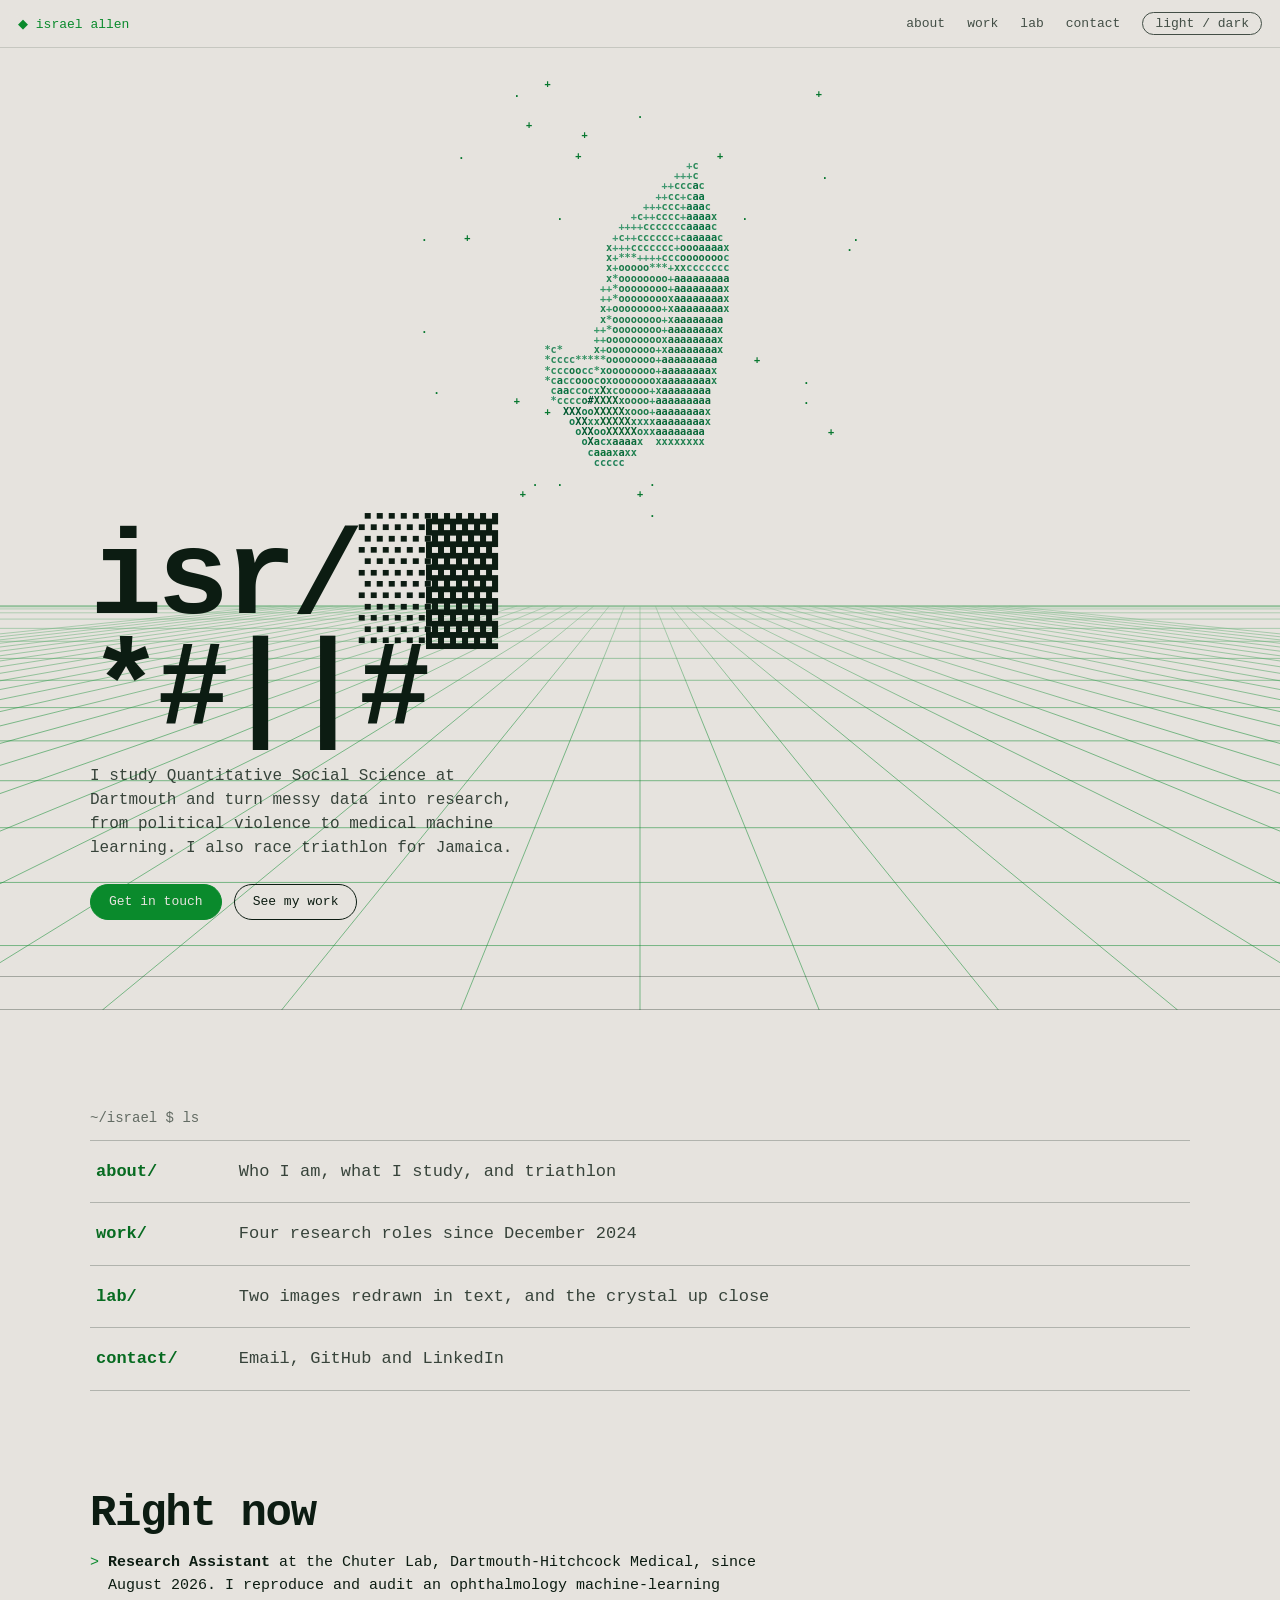
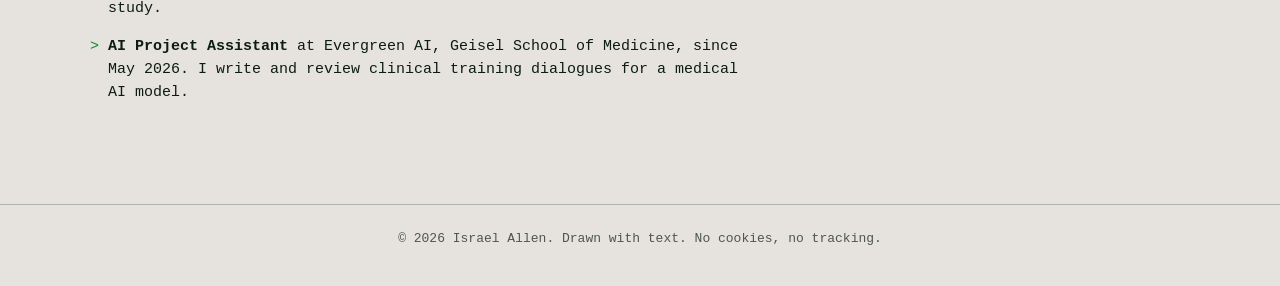
<file: index.html>
<!DOCTYPE html>
<html lang="en">
<head>
<meta charset="utf-8">
<meta name="robots" content="noindex, nofollow">
<meta name="viewport" content="width=device-width, initial-scale=1, viewport-fit=cover">
<meta http-equiv="Content-Security-Policy" content="default-src 'self'; img-src 'self' data:; style-src 'self'; script-src 'self'; connect-src 'none'; object-src 'none'; base-uri 'self'; form-action 'none'">
<title>Israel Allen</title>
<meta name="description" content="Israel Allen is a Dartmouth student in Quantitative Social Science working on large-scale data, political violence research and medical machine learning. Jamaican national triathlon champion.">
<link rel="canonical" href="https://v2.lukeanthony.co/">
<meta property="og:type" content="website">
<meta property="og:title" content="Israel Allen">
<meta property="og:description" content="Israel Allen is a Dartmouth student in Quantitative Social Science working on large-scale data, political violence research and medical machine learning. Jamaican national triathlon champion.">
<meta property="og:url" content="https://v2.lukeanthony.co/">
<meta name="twitter:card" content="summary">
<meta name="theme-color" content="#e6e3de" media="(prefers-color-scheme: light)">
<meta name="theme-color" content="#020c06" media="(prefers-color-scheme: dark)">
<link rel="icon" href="assets/img/favicon.svg" type="image/svg+xml">
<link rel="stylesheet" href="assets/css/site.css">
<script src="assets/js/theme-boot.js"></script>
</head>
<body>
<a class="skip" href="#main">Skip to content</a>

<div class="bar">
  <a class="brand" href="index.html">◆ israel allen</a>
  <nav aria-label="Pages">
    <a href="about.html">about</a>
    <a href="work.html">work</a>
    <a href="lab.html">lab</a>
    <a href="contact.html">contact</a>
  </nav>
  <button class="theme" id="theme" type="button" aria-label="Switch light or dark theme">light / dark</button>
</div>

<main id="main">
<header class="hero">
  <canvas id="grid" aria-hidden="true"></canvas>
  <div class="crystalwrap"><canvas class="glyph" id="crystal" role="img" aria-label="A quartz crystal turning slowly, drawn in text characters"></canvas></div>
  <div class="titleblock">
    <h1 class="display" id="title" aria-label="Israel Allen">israel
allen</h1>
    <p class="sub">I study Quantitative Social Science at Dartmouth and turn messy data into research, from political violence to medical machine learning. I also race triathlon for Jamaica.</p>
    <div class="cta">
      <a class="btn solid" href="contact.html">Get in touch</a>
      <a class="btn" href="work.html">See my work</a>
    </div>
  </div>
  <div class="ticker" aria-hidden="true"><span>◆ data ░▒▓ python ░▒▓ r ░▒▓ aws ░▒▓ political violence ░▒▓ medical ml ░▒▓ triathlon ░▒▓ dartmouth 2028 ░▒▓ ◆ data ░▒▓ python ░▒▓ r ░▒▓ aws ░▒▓ political violence ░▒▓ medical ml ░▒▓ triathlon ░▒▓ dartmouth 2028 ░▒▓</span></div>
</header>

<section class="sec" aria-labelledby="h-pages">
  <div class="inner">
    <h2 class="sr" id="h-pages">Pages</h2>
    <p class="prompt" aria-hidden="true">~/israel $ ls</p>
    <ul class="ls">
      <li><a href="about.html"><span class="dir">about/</span><span class="what">Who I am, what I study, and triathlon</span></a></li>
      <li><a href="work.html"><span class="dir">work/</span><span class="what">Four research roles since December 2024</span></a></li>
      <li><a href="lab.html"><span class="dir">lab/</span><span class="what">Two images redrawn in text, and the crystal up close</span></a></li>
      <li><a href="contact.html"><span class="dir">contact/</span><span class="what">Email, GitHub and LinkedIn</span></a></li>
    </ul>
  </div>
</section>

<section class="sec tight" aria-labelledby="h-now">
  <div class="inner">
    <h2 id="h-now">Right now</h2>
    <ul class="nowlist">
      <li><b>Research Assistant</b> at the Chuter Lab, Dartmouth-Hitchcock Medical, since August 2026. I reproduce and audit an ophthalmology machine-learning study.</li>
      <li><b>AI Project Assistant</b> at Evergreen AI, Geisel School of Medicine, since May 2026. I write and review clinical training dialogues for a medical AI model.</li>
    </ul>
  </div>
</section>
</main>

<footer><p>© 2026 Israel Allen. Drawn with text. No cookies, no tracking.</p></footer>

<script src="assets/js/site.js" defer></script>
<script src="assets/js/glyph.js" defer></script>
<script src="assets/js/home.js" defer></script>
</body>
</html>
</file>
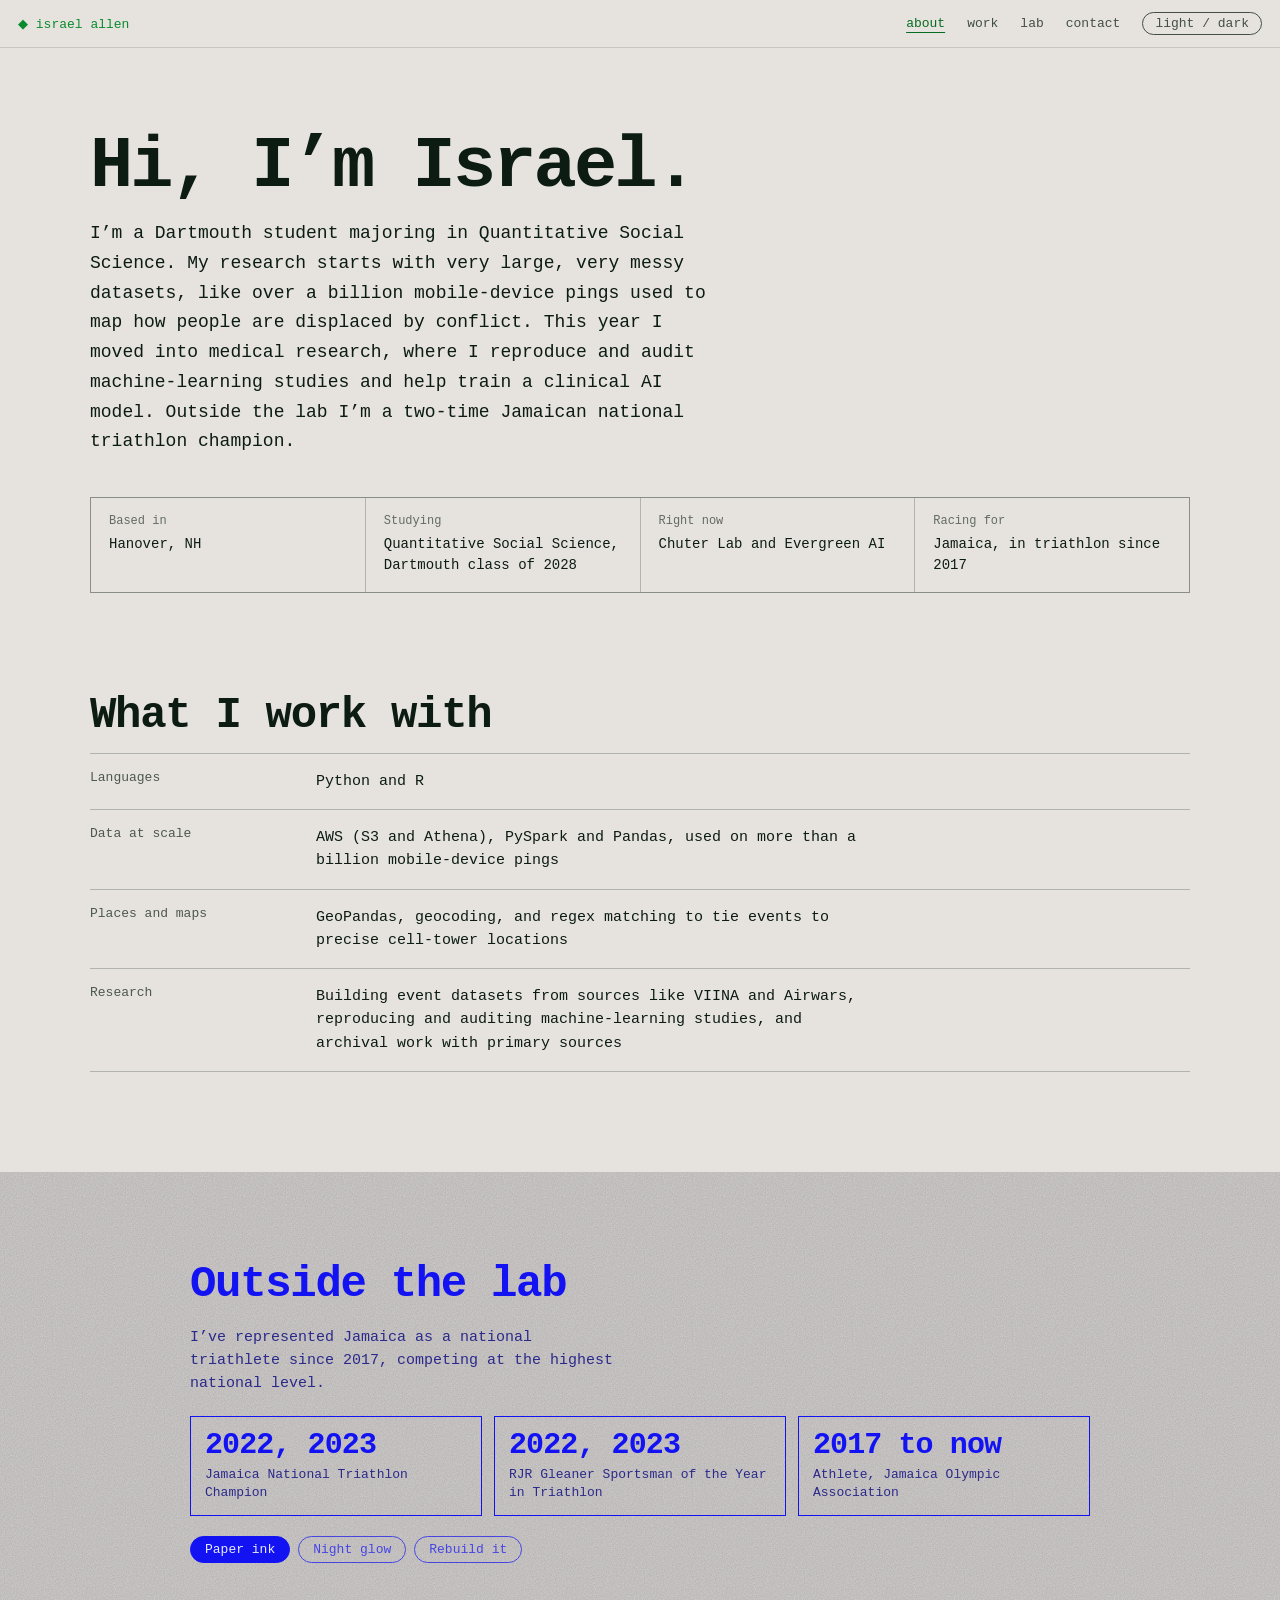
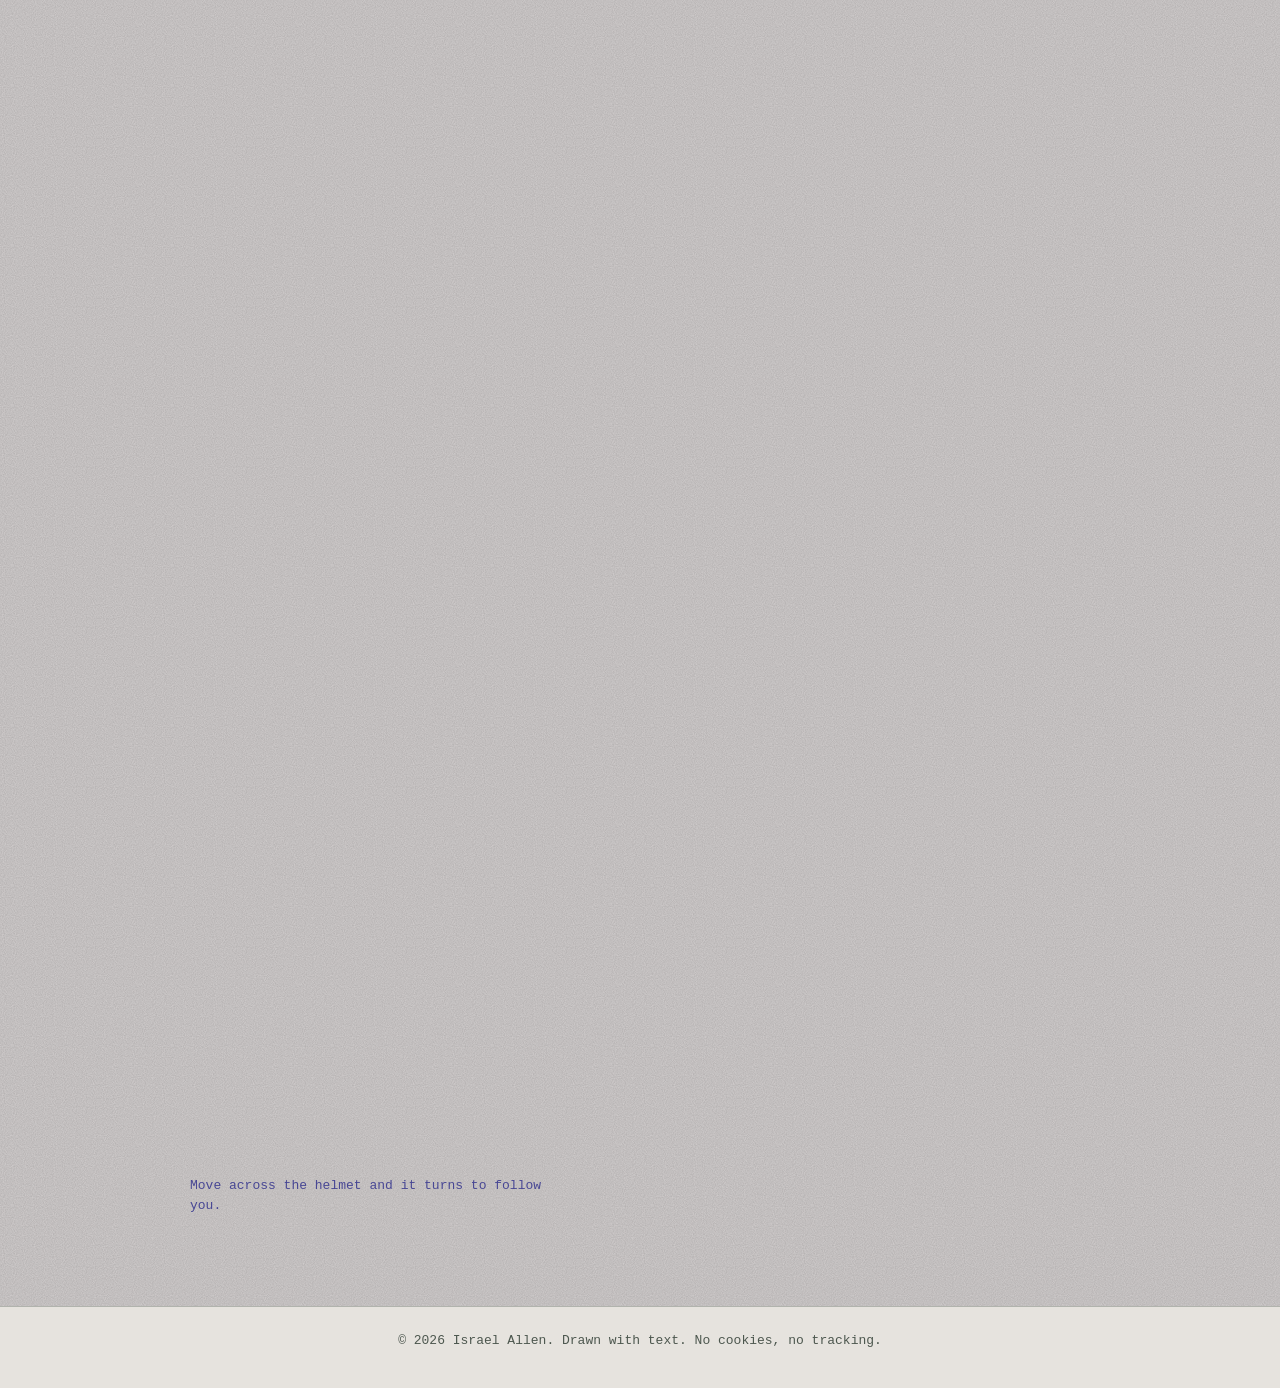
<file: about.html>
<!DOCTYPE html>
<html lang="en">
<head>
<meta charset="utf-8">
<meta name="robots" content="noindex, nofollow">
<meta name="viewport" content="width=device-width, initial-scale=1, viewport-fit=cover">
<meta http-equiv="Content-Security-Policy" content="default-src 'self'; img-src 'self' data:; style-src 'self'; script-src 'self'; connect-src 'none'; object-src 'none'; base-uri 'self'; form-action 'none'">
<title>About | Israel Allen</title>
<meta name="description" content="About Israel Allen: Quantitative Social Science at Dartmouth, the tools he works with, and racing triathlon for Jamaica.">
<link rel="canonical" href="https://v2.lukeanthony.co/about.html">
<meta property="og:type" content="website">
<meta property="og:title" content="About | Israel Allen">
<meta property="og:description" content="About Israel Allen: Quantitative Social Science at Dartmouth, the tools he works with, and racing triathlon for Jamaica.">
<meta property="og:url" content="https://v2.lukeanthony.co/about.html">
<meta name="twitter:card" content="summary">
<meta name="theme-color" content="#e6e3de" media="(prefers-color-scheme: light)">
<meta name="theme-color" content="#020c06" media="(prefers-color-scheme: dark)">
<link rel="icon" href="assets/img/favicon.svg" type="image/svg+xml">
<link rel="stylesheet" href="assets/css/site.css">
<script src="assets/js/theme-boot.js"></script>
</head>
<body>
<a class="skip" href="#main">Skip to content</a>

<div class="bar">
  <a class="brand" href="index.html">◆ israel allen</a>
  <nav aria-label="Pages">
    <a href="about.html" aria-current="page">about</a>
    <a href="work.html">work</a>
    <a href="lab.html">lab</a>
    <a href="contact.html">contact</a>
  </nav>
  <button class="theme" id="theme" type="button" aria-label="Switch light or dark theme">light / dark</button>
</div>

<main id="main">
<section class="sec first" aria-labelledby="h-about">
  <div class="inner">
    <h1 class="page-h" id="h-about">Hi, I’m Israel.</h1>
    <p class="lead">I’m a Dartmouth student majoring in Quantitative Social Science. My research starts with very large, very messy datasets, like over a billion mobile-device pings used to map how people are displaced by conflict. This year I moved into medical research, where I reproduce and audit machine-learning studies and help train a clinical AI model. Outside the lab I’m a two-time Jamaican national triathlon champion.</p>
    <div class="facts">
      <div class="fact"><small>Based in</small><span>Hanover, NH</span></div>
      <div class="fact"><small>Studying</small><span>Quantitative Social Science, Dartmouth class of 2028</span></div>
      <div class="fact"><small>Right now</small><span>Chuter Lab and Evergreen AI</span></div>
      <div class="fact"><small>Racing for</small><span>Jamaica, in triathlon since 2017</span></div>
    </div>
  </div>
</section>

<section class="sec tight" aria-labelledby="h-skills">
  <div class="inner">
    <h2 id="h-skills">What I work with</h2>
    <dl class="skills">
      <div><dt>Languages</dt><dd>Python and R</dd></div>
      <div><dt>Data at scale</dt><dd>AWS (S3 and Athena), PySpark and Pandas, used on more than a billion mobile-device pings</dd></div>
      <div><dt>Places and maps</dt><dd>GeoPandas, geocoding, and regex matching to tie events to precise cell-tower locations</dd></div>
      <div><dt>Research</dt><dd>Building event datasets from sources like VIINA and Airwars, reproducing and auditing machine-learning studies, and archival work with primary sources</dd></div>
    </dl>
  </div>
</section>

<section class="armor" id="armor" aria-labelledby="h-armor">
  <div class="inner">
    <h2 id="h-armor">Outside the lab</h2>
    <p>I’ve represented Jamaica as a national triathlete since 2017, competing at the highest national level.</p>
    <div class="stats">
      <div><b>2022, 2023</b>Jamaica National Triathlon Champion</div>
      <div><b>2022, 2023</b>RJR Gleaner Sportsman of the Year in Triathlon</div>
      <div><b>2017 to now</b>Athlete, Jamaica Olympic Association</div>
    </div>
    <div class="ctl" role="group" aria-label="Helmet style">
      <button id="m-ink" type="button" aria-pressed="true">Paper ink</button>
      <button id="m-glow" type="button" aria-pressed="false">Night glow</button>
      <button id="m-replay" type="button">Rebuild it</button>
    </div>
    <div class="kwrap"><canvas class="glyph" id="kabuto" role="img" aria-label="A samurai helmet with crescent horns and a demon mask, drawn in text characters"></canvas></div>
    <p class="note">Move across the helmet and it turns to follow you.</p>
  </div>
</section>
</main>

<footer><p>© 2026 Israel Allen. Drawn with text. No cookies, no tracking.</p></footer>

<script src="assets/js/site.js" defer></script>
<script src="assets/js/glyph.js" defer></script>
<script src="assets/js/armor.js" defer></script>
</body>
</html>
</file>
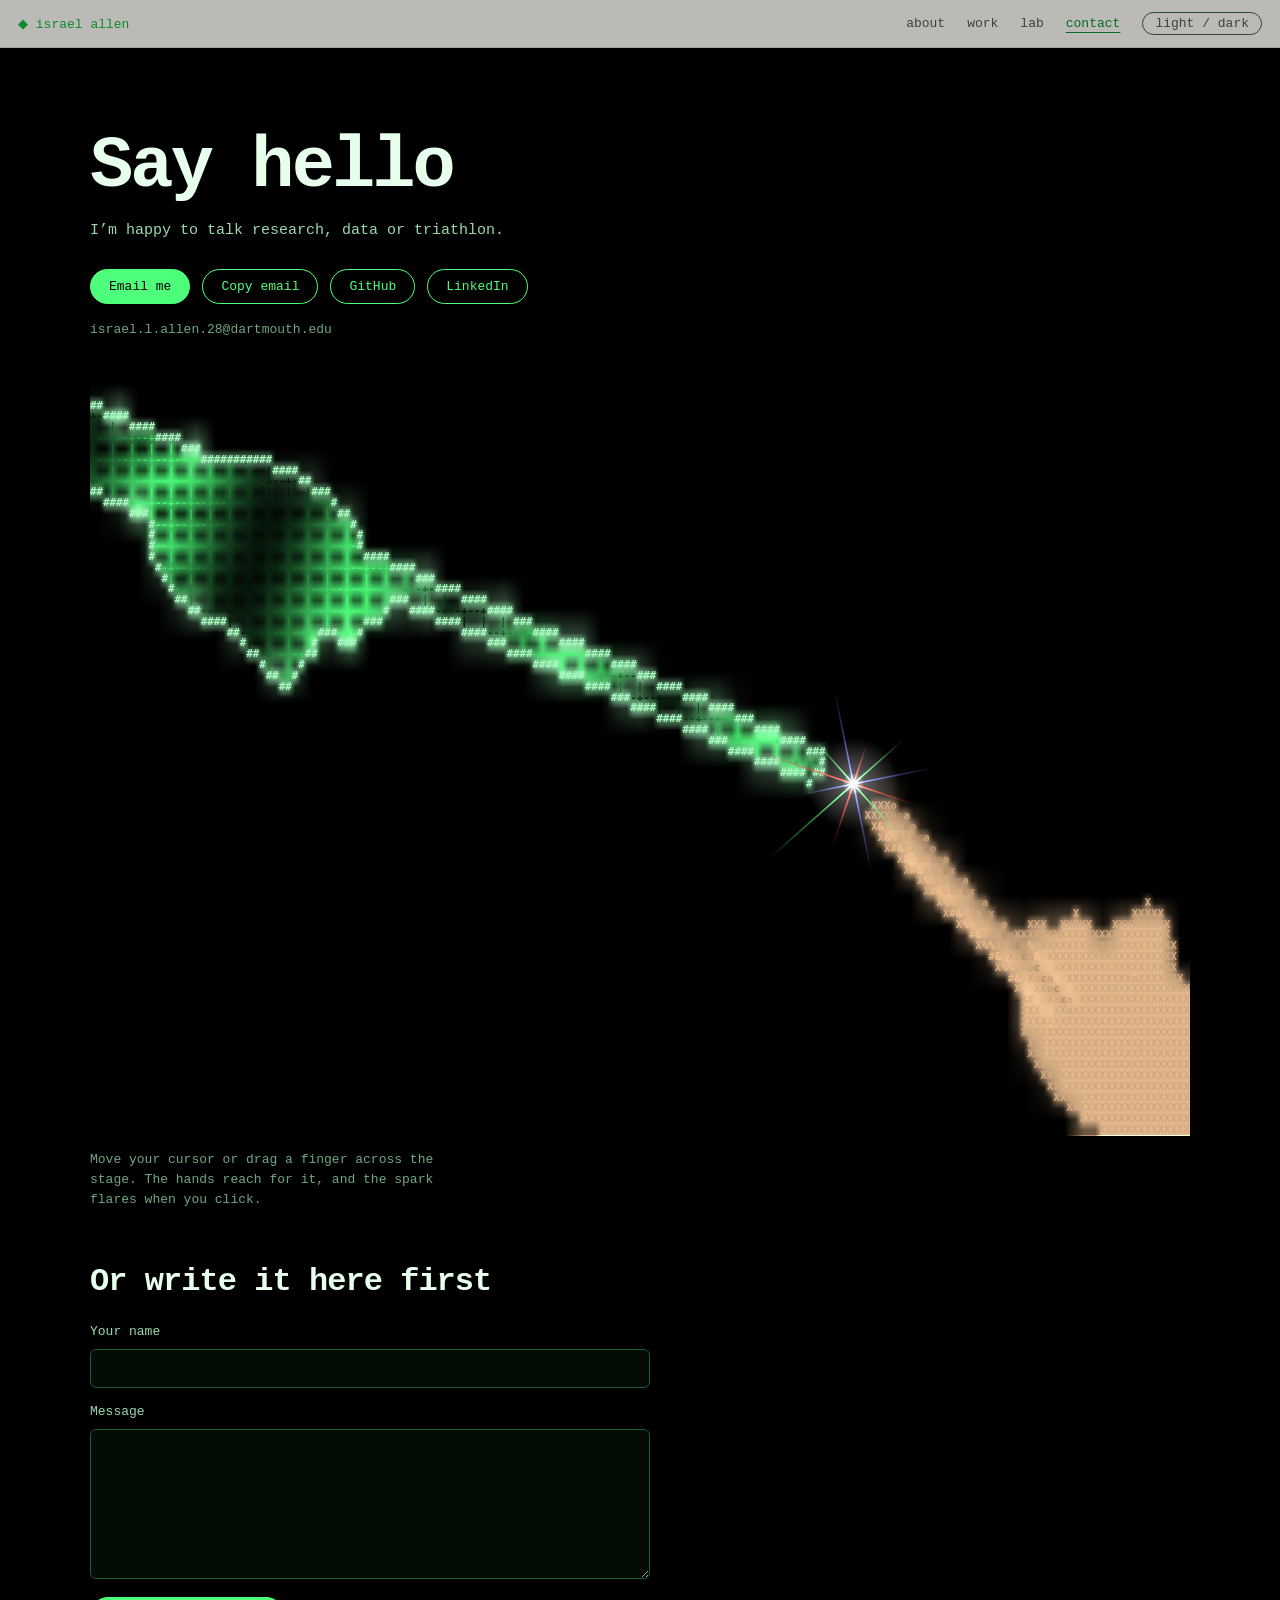
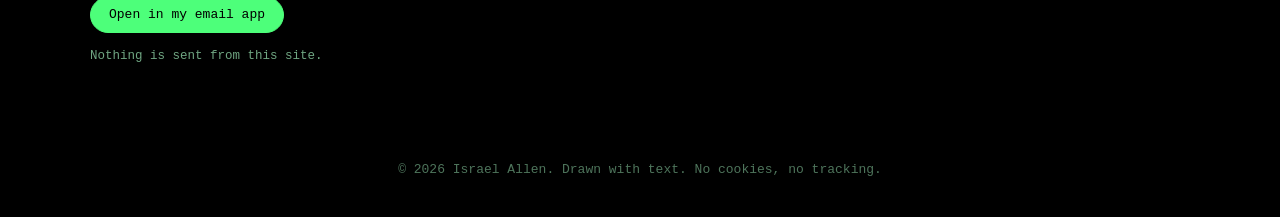
<file: contact.html>
<!DOCTYPE html>
<html lang="en">
<head>
<meta charset="utf-8">
<meta name="robots" content="noindex, nofollow">
<meta name="viewport" content="width=device-width, initial-scale=1, viewport-fit=cover">
<meta http-equiv="Content-Security-Policy" content="default-src 'self'; img-src 'self' data:; style-src 'self'; script-src 'self'; connect-src 'none'; object-src 'none'; base-uri 'self'; form-action 'none'">
<title>Contact | Israel Allen</title>
<meta name="description" content="Email Israel Allen, or find him on GitHub and LinkedIn.">
<link rel="canonical" href="https://v2.lukeanthony.co/contact.html">
<meta property="og:type" content="website">
<meta property="og:title" content="Contact | Israel Allen">
<meta property="og:description" content="Email Israel Allen, or find him on GitHub and LinkedIn.">
<meta property="og:url" content="https://v2.lukeanthony.co/contact.html">
<meta name="twitter:card" content="summary">
<meta name="theme-color" content="#e6e3de" media="(prefers-color-scheme: light)">
<meta name="theme-color" content="#020c06" media="(prefers-color-scheme: dark)">
<link rel="icon" href="assets/img/favicon.svg" type="image/svg+xml">
<link rel="stylesheet" href="assets/css/site.css">
<script src="assets/js/theme-boot.js"></script>
</head>
<body>
<a class="skip" href="#main">Skip to content</a>

<div class="bar">
  <a class="brand" href="index.html">◆ israel allen</a>
  <nav aria-label="Pages">
    <a href="about.html">about</a>
    <a href="work.html">work</a>
    <a href="lab.html">lab</a>
    <a href="contact.html" aria-current="page">contact</a>
  </nav>
  <button class="theme" id="theme" type="button" aria-label="Switch light or dark theme">light / dark</button>
</div>

<main id="main">
<section class="touch first" aria-labelledby="h-contact">
  <div class="inner">
    <h1 class="page-h" id="h-contact">Say hello</h1>
    <p>I’m happy to talk research, data or triathlon.</p>
    <div class="cta">
      <a class="btn solid" href="mailto:israel.l.allen.28@dartmouth.edu?subject=Hello%20from%20your%20website">Email me</a>
      <button class="btn" type="button" data-copy="israel.l.allen.28@dartmouth.edu">Copy email</button>
      <a class="btn" href="https://github.com/izzyallen876" target="_blank" rel="noopener">GitHub</a>
      <a class="btn" href="https://www.linkedin.com/in/israel-allen" target="_blank" rel="noopener">LinkedIn</a>
    </div>
    <p class="addr">israel.l.allen.28@dartmouth.edu</p>
    <div class="stage" id="stage">
      <canvas class="glyph" id="hands" role="img" aria-label="A green wireframe hand and a human hand reaching toward each other"></canvas>
      <canvas id="burst" aria-hidden="true"></canvas>
    </div>
    <p class="stage-note">Move your cursor or drag a finger across the stage. The hands reach for it, and the spark flares when you click.</p>
    <form class="compose" id="compose" data-to="israel.l.allen.28@dartmouth.edu" novalidate hidden>
      <h2>Or write it here first</h2>
      <label for="c-name">Your name</label>
      <input id="c-name" name="name" type="text" autocomplete="name">
      <label for="c-msg">Message</label>
      <textarea id="c-msg" name="message"></textarea>
      <button class="btn solid" type="submit">Open in my email app</button>
      <p class="hint" id="c-status" role="status">Nothing is sent from this site.</p>
    </form>
  </div>
</section>
</main>

<footer class="night"><p>© 2026 Israel Allen. Drawn with text. No cookies, no tracking.</p></footer>

<script src="assets/js/site.js" defer></script>
<script src="assets/js/glyph.js" defer></script>
<script src="assets/js/contact.js" defer></script>
</body>
</html>
</file>
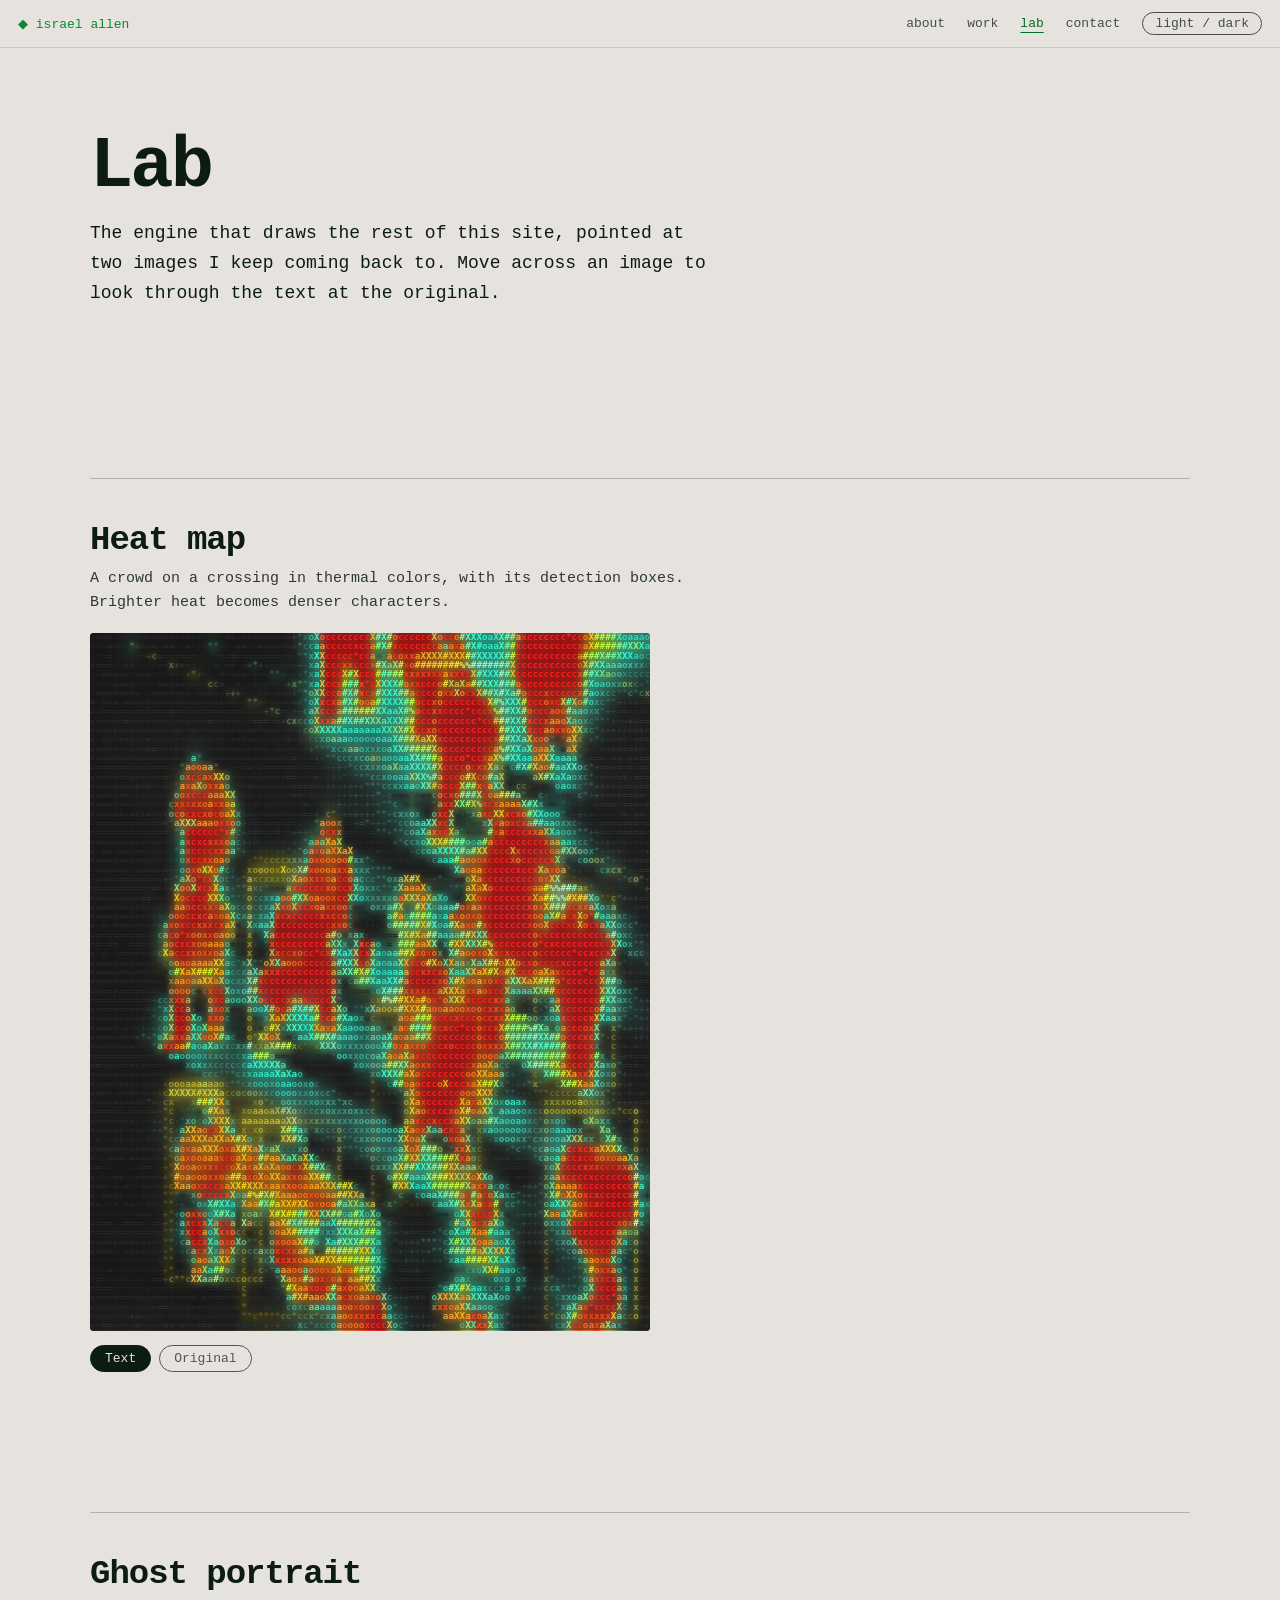
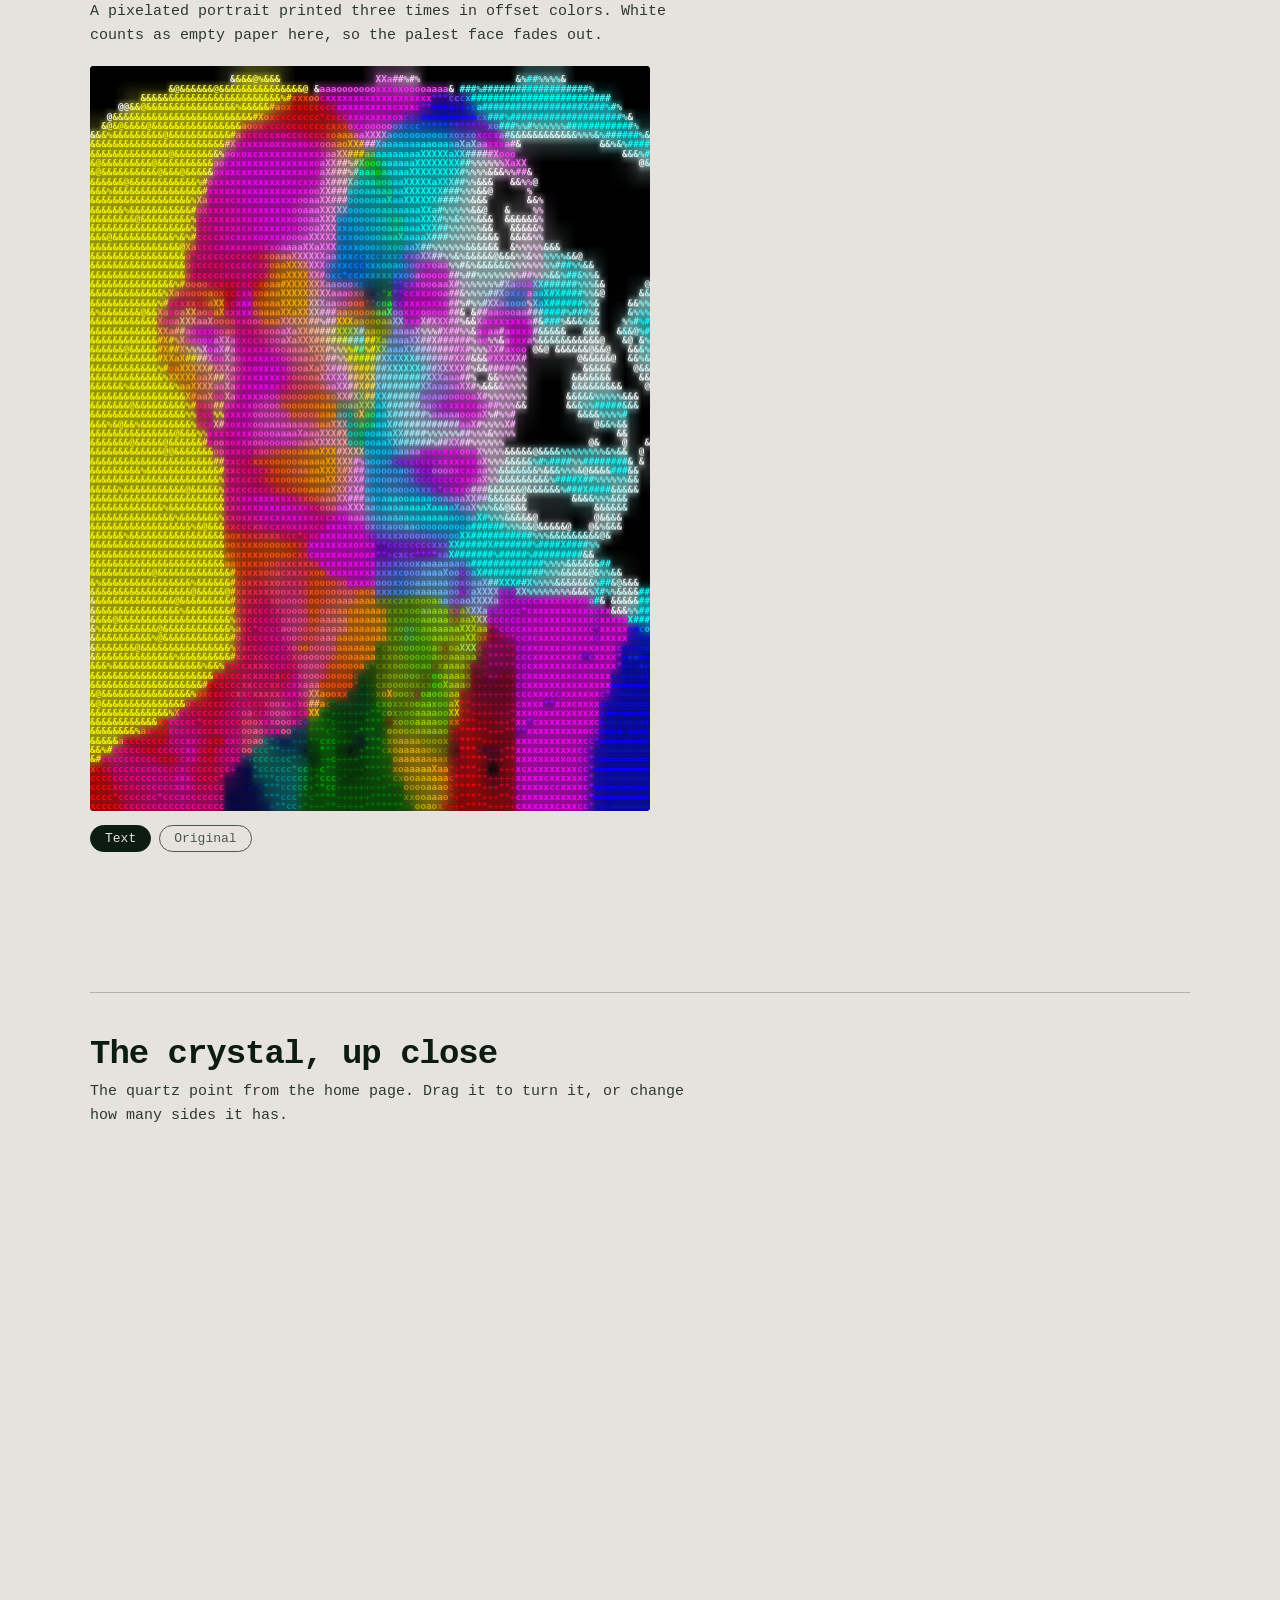
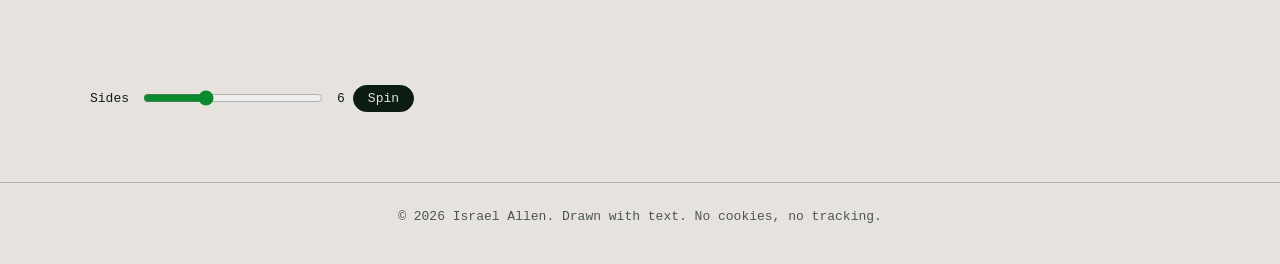
<file: lab.html>
<!DOCTYPE html>
<html lang="en">
<head>
<meta charset="utf-8">
<meta name="robots" content="noindex, nofollow">
<meta name="viewport" content="width=device-width, initial-scale=1, viewport-fit=cover">
<meta http-equiv="Content-Security-Policy" content="default-src 'self'; img-src 'self' data:; style-src 'self'; script-src 'self'; connect-src 'none'; object-src 'none'; base-uri 'self'; form-action 'none'">
<title>Lab | Israel Allen</title>
<meta name="description" content="Two images redrawn live in text characters, and a crystal you can turn and reshape.">
<link rel="canonical" href="https://v2.lukeanthony.co/lab.html">
<meta property="og:type" content="website">
<meta property="og:title" content="Lab | Israel Allen">
<meta property="og:description" content="Two images redrawn live in text characters, and a crystal you can turn and reshape.">
<meta property="og:url" content="https://v2.lukeanthony.co/lab.html">
<meta name="twitter:card" content="summary">
<meta name="theme-color" content="#e6e3de" media="(prefers-color-scheme: light)">
<meta name="theme-color" content="#020c06" media="(prefers-color-scheme: dark)">
<link rel="icon" href="assets/img/favicon.svg" type="image/svg+xml">
<link rel="stylesheet" href="assets/css/site.css">
<script src="assets/js/theme-boot.js"></script>
</head>
<body>
<a class="skip" href="#main">Skip to content</a>

<div class="bar">
  <a class="brand" href="index.html">◆ israel allen</a>
  <nav aria-label="Pages">
    <a href="about.html">about</a>
    <a href="work.html">work</a>
    <a href="lab.html" aria-current="page">lab</a>
    <a href="contact.html">contact</a>
  </nav>
  <button class="theme" id="theme" type="button" aria-label="Switch light or dark theme">light / dark</button>
</div>

<main id="main">
<section class="sec first" aria-labelledby="h-lab">
  <div class="inner">
    <h1 class="page-h" id="h-lab">Lab</h1>
    <p class="lead">The engine that draws the rest of this site, pointed at two images I keep coming back to. Move across an image to look through the text at the original.</p>
  </div>
</section>

<section class="spec" aria-labelledby="h-thermal">
  <div class="inner">
    <div class="spec-head">
      <h2 id="h-thermal">Heat map</h2>
      <p>A crowd on a crossing in thermal colors, with its detection boxes. Brighter heat becomes denser characters.</p>
    </div>
    <div class="view" id="v-thermal">
      <canvas role="img" aria-label="The thermal crowd image redrawn in colored text characters"></canvas>
      <img class="fallback" src="assets/img/thermal-street.jpg" width="735" height="919" alt="A crowd crossing a striped street, seen from above in thermal colors: red bodies with cyan halos on a dark road, several people framed by yellow detection boxes labelled PERSON_01XY to PERSON_07XX.">
      <p class="vmsg" hidden></p>
    </div>
    <div class="ctl" role="group" aria-label="Heat map view" data-for="v-thermal">
      <button type="button" data-mode="text" aria-pressed="true">Text</button>
      <button type="button" data-mode="source" aria-pressed="false">Original</button>
    </div>
    <!-- CREDIT: once you know who made this image, credit them here with a link. See ASSETS.md. -->
  </div>
</section>

<section class="spec" aria-labelledby="h-portrait">
  <div class="inner">
    <div class="spec-head">
      <h2 id="h-portrait">Ghost portrait</h2>
      <p>A pixelated portrait printed three times in offset colors. White counts as empty paper here, so the palest face fades out.</p>
    </div>
    <div class="view" id="v-portrait">
      <canvas role="img" aria-label="The pixelated triple portrait redrawn in colored text characters"></canvas>
      <img class="fallback" src="assets/img/pixel-portrait.jpg" width="735" height="981" alt="A pixelated portrait of one person’s head and shoulders, repeated three times in offset color layers: yellow and orange on the left, magenta and blue in the middle, cyan and white on the right.">
      <p class="vmsg" hidden></p>
    </div>
    <div class="ctl" role="group" aria-label="Ghost portrait view" data-for="v-portrait">
      <button type="button" data-mode="text" aria-pressed="true">Text</button>
      <button type="button" data-mode="source" aria-pressed="false">Original</button>
    </div>
    <!-- CREDIT: once you know who made this image, credit them here with a link. See ASSETS.md. -->
  </div>
</section>

<section class="spec" aria-labelledby="h-crystal">
  <div class="inner">
    <div class="spec-head">
      <h2 id="h-crystal">The crystal, up close</h2>
      <p>The quartz point from the home page. Drag it to turn it, or change how many sides it has.</p>
    </div>
    <div class="view clear" id="v-crystal">
      <canvas class="glyph" tabindex="0" role="img" aria-label="A quartz crystal drawn in text characters. Drag, or use the left and right arrow keys, to turn it."></canvas>
    </div>
    <div class="ctl">
      <label class="range" for="sides">Sides <input id="sides" type="range" min="3" max="12" step="1" value="6"> <output id="sides-out" for="sides">6</output></label>
      <button type="button" id="spin" aria-pressed="true">Spin</button>
    </div>
  </div>
</section>
</main>

<footer><p>© 2026 Israel Allen. Drawn with text. No cookies, no tracking.</p></footer>

<script src="assets/js/site.js" defer></script>
<script src="assets/js/glyph.js" defer></script>
<script src="assets/js/lab.js" defer></script>
</body>
</html>
</file>
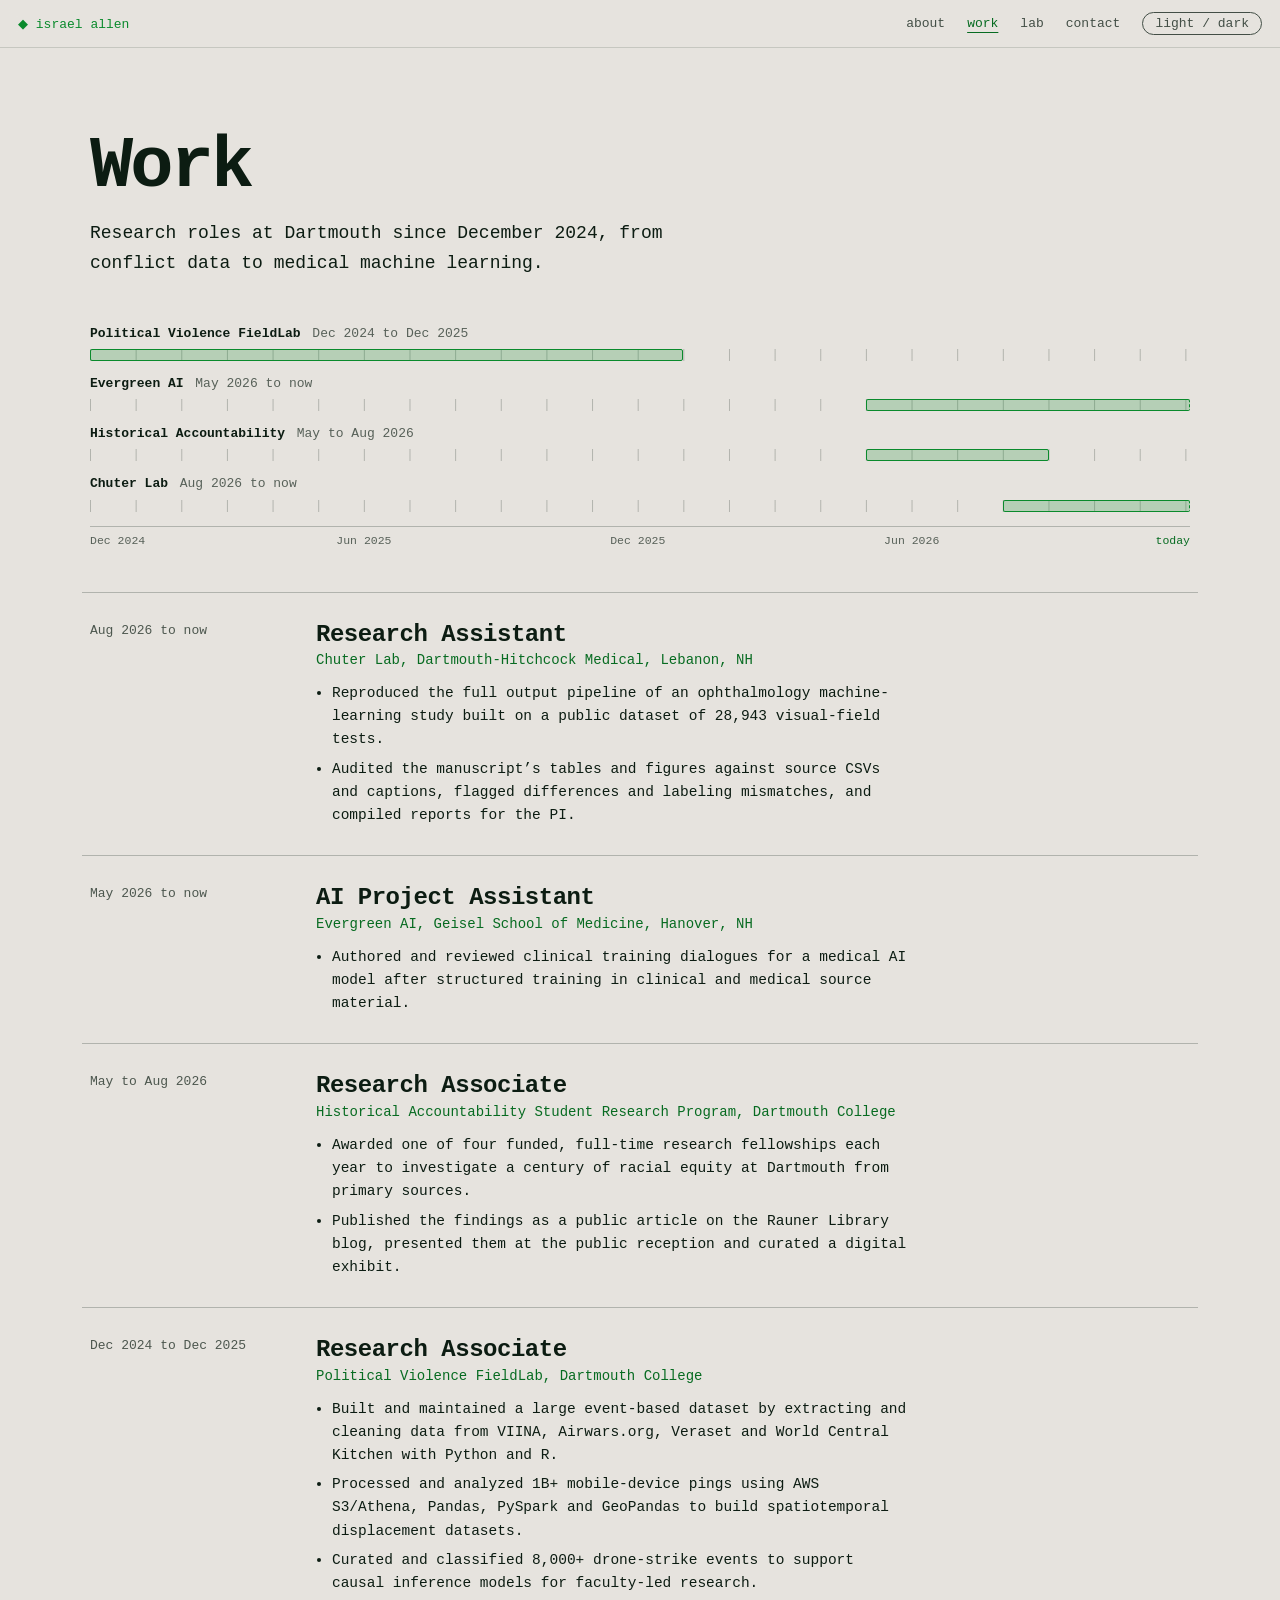
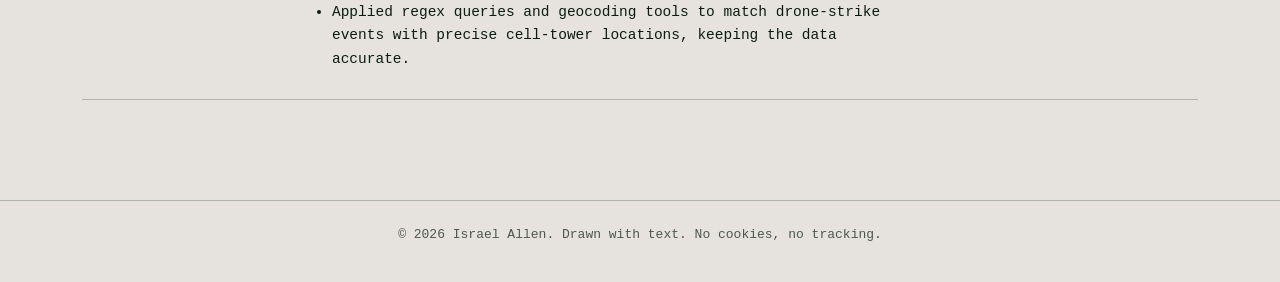
<file: work.html>
<!DOCTYPE html>
<html lang="en">
<head>
<meta charset="utf-8">
<meta name="robots" content="noindex, nofollow">
<meta name="viewport" content="width=device-width, initial-scale=1, viewport-fit=cover">
<meta http-equiv="Content-Security-Policy" content="default-src 'self'; img-src 'self' data:; style-src 'self'; script-src 'self'; connect-src 'none'; object-src 'none'; base-uri 'self'; form-action 'none'">
<title>Work | Israel Allen</title>
<meta name="description" content="Israel Allen’s research roles at Dartmouth, from conflict data at the Political Violence FieldLab to medical machine learning at the Chuter Lab.">
<link rel="canonical" href="https://v2.lukeanthony.co/work.html">
<meta property="og:type" content="website">
<meta property="og:title" content="Work | Israel Allen">
<meta property="og:description" content="Israel Allen’s research roles at Dartmouth, from conflict data at the Political Violence FieldLab to medical machine learning at the Chuter Lab.">
<meta property="og:url" content="https://v2.lukeanthony.co/work.html">
<meta name="twitter:card" content="summary">
<meta name="theme-color" content="#e6e3de" media="(prefers-color-scheme: light)">
<meta name="theme-color" content="#020c06" media="(prefers-color-scheme: dark)">
<link rel="icon" href="assets/img/favicon.svg" type="image/svg+xml">
<link rel="stylesheet" href="assets/css/site.css">
<script src="assets/js/theme-boot.js"></script>
</head>
<body>
<a class="skip" href="#main">Skip to content</a>

<div class="bar">
  <a class="brand" href="index.html">◆ israel allen</a>
  <nav aria-label="Pages">
    <a href="about.html">about</a>
    <a href="work.html" aria-current="page">work</a>
    <a href="lab.html">lab</a>
    <a href="contact.html">contact</a>
  </nav>
  <button class="theme" id="theme" type="button" aria-label="Switch light or dark theme">light / dark</button>
</div>

<main id="main">
<section class="sec first" aria-labelledby="h-work">
  <div class="inner">
    <h1 class="page-h" id="h-work">Work</h1>
    <p class="lead">Research roles at Dartmouth since December 2024, from conflict data to medical machine learning.</p>
    <nav class="tl" id="tl" aria-label="Timeline of roles"></nav>
    <div class="jobs">

      <article class="job" id="chuter" data-from="2026-08" data-to="now" data-short="Chuter Lab">
        <div class="when">Aug 2026 to now</div>
        <div>
          <h2>Research Assistant</h2>
          <p class="org">Chuter Lab, Dartmouth-Hitchcock Medical, Lebanon, NH</p>
          <ul>
            <li>Reproduced the full output pipeline of an ophthalmology machine-learning study built on a public dataset of 28,943 visual-field tests.</li>
            <li>Audited the manuscript’s tables and figures against source CSVs and captions, flagged differences and labeling mismatches, and compiled reports for the PI.</li>
          </ul>
        </div>
      </article>

      <article class="job" id="evergreen" data-from="2026-05" data-to="now" data-short="Evergreen AI">
        <div class="when">May 2026 to now</div>
        <div>
          <h2>AI Project Assistant</h2>
          <p class="org">Evergreen AI, Geisel School of Medicine, Hanover, NH</p>
          <ul>
            <li>Authored and reviewed clinical training dialogues for a medical AI model after structured training in clinical and medical source material.</li>
          </ul>
        </div>
      </article>

      <article class="job" id="accountability" data-from="2026-05" data-to="2026-08" data-short="Historical Accountability">
        <div class="when">May to Aug 2026</div>
        <div>
          <h2>Research Associate</h2>
          <p class="org">Historical Accountability Student Research Program, Dartmouth College</p>
          <ul>
            <li>Awarded one of four funded, full-time research fellowships each year to investigate a century of racial equity at Dartmouth from primary sources.</li>
            <li>Published the findings as a public article on the Rauner Library blog, presented them at the public reception and curated a digital exhibit.</li>
          </ul>
        </div>
      </article>

      <article class="job" id="fieldlab" data-from="2024-12" data-to="2025-12" data-short="Political Violence FieldLab">
        <div class="when">Dec 2024 to Dec 2025</div>
        <div>
          <h2>Research Associate</h2>
          <p class="org">Political Violence FieldLab, Dartmouth College</p>
          <ul>
            <li>Built and maintained a large event-based dataset by extracting and cleaning data from VIINA, Airwars.org, Veraset and World Central Kitchen with Python and R.</li>
            <li>Processed and analyzed 1B+ mobile-device pings using AWS S3/Athena, Pandas, PySpark and GeoPandas to build spatiotemporal displacement datasets.</li>
            <li>Curated and classified 8,000+ drone-strike events to support causal inference models for faculty-led research.</li>
            <li>Applied regex queries and geocoding tools to match drone-strike events with precise cell-tower locations, keeping the data accurate.</li>
          </ul>
        </div>
      </article>

    </div>
  </div>
</section>
</main>

<footer><p>© 2026 Israel Allen. Drawn with text. No cookies, no tracking.</p></footer>

<script src="assets/js/site.js" defer></script>
<script src="assets/js/work.js" defer></script>
</body>
</html>
</file>
<file: assets/css/site.css>
/* v2.lukeanthony.co: one stylesheet for every page.
   Tokens and panels come from index.html; the helmet glow mode and
   canvas glyph layout come from ghost-in-the-grid-v2.html. */

:root{
  color-scheme: light dark;
  --bg:#e6e3de; --fg:#0c1c12; --green:#0a8a2c; --glow:none; --grid:#0a8a2c; --link:#076b21;
  --paper:#d3cfcf; --cobalt:#1212f2;
  --night:#000; --neon:#4dff7a; --peach:#ffcf9e;
  --line:color-mix(in srgb, var(--fg) 24%, transparent);
  --mono: ui-monospace, "SF Mono", Menlo, Consolas, "Liberation Mono", "Courier New", monospace;
  --barh:49px;
  box-sizing:border-box;
  padding-top:env(safe-area-inset-top,0px);
  padding-bottom:env(safe-area-inset-bottom,0px);
}
@media (prefers-color-scheme: dark){
  :root:not([data-theme="light"]){
    --bg:#020c06; --fg:#d9ffe4; --green:#46ff78; --grid:#2fe05f; --link:#46ff78;
    --glow:0 0 10px rgba(70,255,120,.55), 0 0 28px rgba(70,255,120,.25);
  }
}
:root[data-theme="dark"]{
  --bg:#020c06; --fg:#d9ffe4; --green:#46ff78; --grid:#2fe05f; --link:#46ff78;
  --glow:0 0 10px rgba(70,255,120,.55), 0 0 28px rgba(70,255,120,.25);
}

html{height:100%;scroll-behavior:smooth;scroll-padding-top:calc(env(safe-area-inset-top,0px) + var(--barh) + 14px)}
*{box-sizing:border-box}
body{margin:0;background:var(--bg);color:var(--fg);font-family:var(--mono);min-height:100%;overflow-x:hidden;display:flex;flex-direction:column}
main{flex:1 0 auto}
body::before{content:"";position:fixed;inset:0 0 auto;height:env(safe-area-inset-top,0px);z-index:30;background:var(--bg);pointer-events:none}
a{color:inherit}
button,input,textarea{font:inherit;color:inherit}
:focus-visible{outline:2px solid var(--green);outline-offset:3px}
.glyph{display:block;max-width:100%}
.sr{position:absolute;width:1px;height:1px;margin:-1px;padding:0;overflow:hidden;clip:rect(0 0 0 0);white-space:nowrap;border:0}
.skip{position:absolute;left:12px;top:-60px;z-index:40;background:var(--bg);color:var(--fg);border:1px solid currentColor;padding:8px 12px;text-decoration:none}
.skip:focus{top:calc(env(safe-area-inset-top,0px) + 8px)}

/* ---------- top bar ---------- */
.bar{position:fixed;top:env(safe-area-inset-top,0px);left:0;right:0;z-index:20;display:flex;align-items:center;gap:22px;padding:12px 18px;font-size:13px;
  background:color-mix(in srgb,var(--bg) 82%,transparent);-webkit-backdrop-filter:blur(8px);backdrop-filter:blur(8px);
  border-bottom:1px solid color-mix(in srgb,var(--fg) 14%,transparent)}
.brand{color:var(--green);text-shadow:var(--glow);text-decoration:none;margin-right:auto;white-space:nowrap}
.bar nav{display:flex;gap:22px}
.bar nav a{text-decoration:none;opacity:.75}
.bar nav a:hover{opacity:1;color:var(--link)}
.bar nav a[aria-current="page"]{opacity:1;color:var(--link);text-decoration:underline;text-underline-offset:5px}
.theme{background:none;border:1px solid currentColor;border-radius:99px;padding:3px 12px;cursor:pointer;opacity:.75;white-space:nowrap}
.theme:hover{opacity:1}
@media (max-width:640px){
  :root{--barh:78px}
  .bar{flex-wrap:wrap;row-gap:10px;padding:10px 14px}
  .bar nav{order:3;width:100%;justify-content:space-between;gap:0}
}

/* ---------- buttons ---------- */
.btn{display:inline-block;border:1px solid currentColor;border-radius:99px;padding:9px 18px;font-size:13px;line-height:1.2;text-decoration:none;cursor:pointer;background:none;transition:background .15s,color .15s}
.btn:hover{background:var(--fg);color:var(--bg)}
.btn.solid{background:var(--green);border-color:var(--green);color:var(--bg)}
.btn.solid:hover{background:transparent;color:var(--link)}
.cta{display:flex;flex-wrap:wrap;gap:12px;margin-top:24px}

/* ---------- home hero ---------- */
.hero{position:relative;min-height:100svh;display:flex;flex-direction:column;justify-content:flex-end;overflow:hidden;padding:calc(var(--barh) + 20px) 20px 0}
#grid{position:absolute;inset:0;width:100%;height:100%;-webkit-mask-image:linear-gradient(to bottom,transparent 50%,#000 72%);mask-image:linear-gradient(to bottom,transparent 50%,#000 72%)}
.crystalwrap{position:relative;width:min(88vw,50vh,560px);margin:0 auto}
.titleblock{position:relative;max-width:1100px;width:100%;margin:0 auto;padding:6px 0 56px}
.display{margin:0;font-weight:700;font-size:clamp(40px,10.5vw,120px);line-height:.92;letter-spacing:-.04em;white-space:pre-line;color:var(--fg);cursor:default}
.sub{margin:18px 0 0;max-width:46ch;font-size:clamp(13px,2.2vw,16px);line-height:1.5;opacity:.8}
.ticker{position:relative;border-top:1px solid color-mix(in srgb,var(--fg) 30%,transparent);border-bottom:1px solid color-mix(in srgb,var(--fg) 30%,transparent);overflow:hidden;white-space:nowrap;font-size:13px;padding:8px 0;margin:0 -20px}
.ticker span{display:inline-block;padding-left:100%;animation:tick 38s linear infinite}
@keyframes tick{to{transform:translateX(-100%)}}

/* home: directory listing and right now */
.prompt{margin:0 0 14px;font-size:14px;opacity:.6}
.ls{margin:0;padding:0;list-style:none;border-top:1px solid var(--line)}
.ls li{border-bottom:1px solid var(--line)}
.ls a{display:grid;grid-template-columns:11ch 1fr;gap:4px 3ch;padding:18px 6px;text-decoration:none;font-size:clamp(14px,2vw,17px);align-items:baseline}
.ls .dir{color:var(--link);font-weight:700}
.ls .what{opacity:.8;line-height:1.5}
.ls a:hover,.ls a:focus-visible{background:color-mix(in srgb,var(--green) 12%,transparent)}
.ls a:hover .dir::after,.ls a:focus-visible .dir::after{content:"\258C";margin-left:.3ch;animation:blink 1s steps(1) infinite}
@keyframes blink{50%{opacity:0}}
@media (max-width:560px){.ls a{grid-template-columns:1fr}}
.nowlist{margin:0;padding:0;list-style:none;display:grid;gap:14px;max-width:70ch}
.nowlist li{line-height:1.55;font-size:15px;padding-left:2ch;text-indent:-2ch}
.nowlist li::before{content:"> ";color:var(--green)}

/* ---------- general sections ---------- */
.sec{padding:clamp(48px,9vw,100px) 20px}
.sec.first{padding-top:calc(var(--barh) + clamp(40px,7vw,84px))}
.sec.tight{padding-top:0}
.inner{max-width:1100px;margin:0 auto}
.page-h{margin:0 0 18px;font-weight:700;font-size:clamp(34px,7vw,72px);line-height:.95;letter-spacing:-.04em}
.sec h2{margin:0 0 16px;font-size:clamp(26px,5vw,44px);letter-spacing:-.03em;line-height:1}
.lead{margin:0;max-width:58ch;line-height:1.65;font-size:clamp(15px,2.2vw,18px)}

.facts{display:grid;grid-template-columns:repeat(auto-fit,minmax(210px,1fr));gap:1px;margin-top:40px;background:var(--line);border:1px solid var(--line)}
.fact{background:var(--bg);padding:16px 18px}
.fact small{display:block;font-size:12px;opacity:.6;margin-bottom:6px}
.fact span{font-size:14px;line-height:1.5}

.skills{margin:0;display:grid;gap:0;border-top:1px solid var(--line)}
.skills div{display:grid;grid-template-columns:190px 1fr;gap:6px 36px;padding:16px 0;border-bottom:1px solid var(--line)}
.skills dt{font-size:13px;opacity:.7}
.skills dd{margin:0;font-size:15px;line-height:1.55;max-width:62ch}
@media (max-width:700px){.skills div{grid-template-columns:1fr}}

/* ---------- work ---------- */
.jobs{margin-top:36px}
.job{display:grid;grid-template-columns:190px 1fr;gap:10px 36px;padding:28px 8px;margin:0 -8px;border-top:1px solid var(--line);transition:background .2s}
.job:last-child{border-bottom:1px solid var(--line)}
.job.hl{background:color-mix(in srgb,var(--green) 9%,transparent)}
.when{font-size:13px;opacity:.7;line-height:1.5}
.job h2,.job h3{margin:0;font-size:clamp(18px,3vw,24px);letter-spacing:-.02em;line-height:1.15}
.org{margin:4px 0 14px;font-size:14px;color:var(--link)}
.job ul{margin:0;padding-left:1.1em;max-width:68ch;line-height:1.6;font-size:14.5px}
.job li+li{margin-top:6px}
@media (max-width:700px){.job{grid-template-columns:1fr}}

.tl{margin:40px 0 0}
.tl-row{display:block;text-decoration:none;padding:6px 0 8px}
.tl-label{display:flex;flex-wrap:wrap;gap:2px 1.5ch;font-size:13px;line-height:1.4;margin-bottom:6px}
.tl-label b{font-weight:700}
.tl-label span{opacity:.65}
.tl-track{display:block;position:relative;height:12px;background-image:linear-gradient(90deg,var(--line) 0 1px,transparent 1px);background-repeat:repeat-x}
.tl-bar{position:absolute;top:0;bottom:0;border:1px solid var(--green);background:color-mix(in srgb,var(--green) 22%,transparent);border-radius:2px;transition:background .2s}
.tl-bar.live{border-right-style:dashed}
.tl-row:hover .tl-bar,.tl-row:focus-visible .tl-bar,.tl-row.on .tl-bar{background:var(--green);box-shadow:var(--glow)}
.tl-axis{position:relative;height:30px;margin-top:6px;border-top:1px solid var(--line);font-size:11.5px}
.tl-axis span{position:absolute;top:7px;transform:translateX(-50%);white-space:nowrap;opacity:.65}
.tl-axis span:first-child{transform:none}
.tl-axis .today{opacity:1;color:var(--link);transform:translateX(-100%)}

/* ---------- armor panel (about): paper + cobalt ink, or night glow ---------- */
.armor{background:var(--paper);color:var(--cobalt);padding:clamp(40px,8vw,90px) 20px;position:relative;overflow:hidden;transition:background .5s}
.armor .inner{max-width:900px;margin:0 auto;display:grid;gap:20px;position:relative;z-index:1}
.armor h2{margin:0;font-size:clamp(26px,5vw,44px);letter-spacing:-.03em;line-height:1;transition:color .5s}
.armor p{margin:0;max-width:48ch;line-height:1.55;font-size:15px;color:#2a2a8a;transition:color .5s}
.armor .stats{display:grid;grid-template-columns:repeat(auto-fit,minmax(170px,1fr));gap:12px}
.armor .stats div{border:1.5px solid var(--cobalt);padding:12px 14px;font-size:13px;line-height:1.45;color:#2a2a8a;transition:color .5s,border-color .5s}
.armor .stats b{display:block;font-size:clamp(22px,4vw,30px);letter-spacing:-.03em;line-height:1.1;color:var(--cobalt);margin-bottom:4px;transition:color .5s}
.kwrap{width:100%;position:relative}
.armor .note{font-size:13px;opacity:.8}
.armor::after{content:"";position:absolute;inset:0;pointer-events:none;opacity:.22;mix-blend-mode:multiply;transition:opacity .5s;background-image:url("data:image/svg+xml;utf8,<svg xmlns='http://www.w3.org/2000/svg' width='160' height='160'><filter id='n'><feTurbulence type='fractalNoise' baseFrequency='.9' numOctaves='2'/><feColorMatrix values='0 0 0 0 0  0 0 0 0 0  0 0 0 0 0  0 0 0 .7 0'/></filter><rect width='160' height='160' filter='url(%23n)'/></svg>")}
.armor.glow{background:#02030a;color:#8fb4ff}
.armor.glow h2{color:#d6e4ff}
.armor.glow p{color:#8da4dd}
.armor.glow .stats div{border-color:#2f5bff;color:#8da4dd}
.armor.glow .stats b{color:#d6e4ff}
.armor.glow::after{opacity:.05}

.ctl{display:flex;flex-wrap:wrap;gap:8px;align-items:center}
.ctl button{background:none;border:1px solid currentColor;border-radius:99px;padding:5px 14px;cursor:pointer;font-size:13px;opacity:.7}
.ctl button:hover{opacity:1}
.ctl button[aria-pressed="true"]{opacity:1;background:var(--fg);color:var(--bg);border-color:var(--fg)}
.armor .ctl button[aria-pressed="true"]{background:var(--cobalt);color:#e8ecff;border-color:var(--cobalt)}
.armor.glow .ctl button[aria-pressed="true"]{background:#2f5bff;border-color:#2f5bff;color:#fff}

/* ---------- touch panel (contact): always night + neon ---------- */
.touch{background:var(--night);color:var(--neon);padding:clamp(40px,8vw,90px) 20px 70px;position:relative}
.touch.first{padding-top:calc(var(--barh) + clamp(40px,7vw,84px))}
.touch .inner{max-width:1100px;margin:0 auto}
.touch h1,.touch h2{color:#e8ffee}
.touch h2{margin:0 0 10px;font-size:clamp(22px,4vw,32px);letter-spacing:-.03em;line-height:1}
.touch p{margin:0 0 26px;max-width:46ch;line-height:1.55;font-size:15px;color:#9ad9ad}
.touch .cta{margin:0 0 30px}
.touch .btn:hover{background:var(--neon);color:#000}
.touch .btn.solid{background:var(--neon);border-color:var(--neon);color:#000}
.touch .btn.solid:hover{background:transparent;color:var(--neon)}
.touch .addr{margin:-14px 0 28px;font-size:13px;color:#6fa682}
.touch :focus-visible{outline-color:var(--neon)}
.stage{position:relative;width:100%;touch-action:pan-y;cursor:crosshair}
#burst{position:absolute;inset:0;width:100%;height:100%;pointer-events:none}
.touch .stage-note{margin:14px 0 56px;font-size:13px;color:#6fa682}
.compose{display:grid;gap:10px;max-width:560px}
.compose[hidden]{display:none}
.compose label{font-size:13px;color:#9ad9ad;margin-top:6px}
.compose input,.compose textarea{background:#030d06;border:1px solid #1f5a33;color:#e8ffee;padding:10px 12px;border-radius:6px;font-size:15px;width:100%}
.compose textarea{min-height:150px;resize:vertical;line-height:1.5}
.compose .btn{justify-self:start;margin-top:8px}
.compose .hint{margin:4px 0 0;font-size:12.5px;color:#6fa682}
.compose .hint.err{color:#ffb38a}

/* ---------- lab ---------- */
.spec{padding:clamp(36px,6vw,70px) 20px}
.spec .inner{border-top:1px solid var(--line);padding-top:clamp(28px,4vw,44px)}
.spec-head{display:grid;gap:8px;margin-bottom:18px;max-width:62ch}
.spec h2{margin:0;font-size:clamp(22px,4vw,34px);letter-spacing:-.03em;line-height:1.05}
.spec p{margin:0;line-height:1.6;font-size:15px;opacity:.85}
.view{position:relative;max-width:560px;background:#000;border-radius:4px;overflow:hidden;touch-action:pan-y}
.view canvas{display:none;width:100%}
.view .fallback{display:block;width:100%;height:auto}
.view.live canvas{display:block}
.view.live .fallback{display:none}
.view.live.src canvas{display:none}
.view.live.src .fallback{display:block}
.view .vmsg{position:absolute;left:0;right:0;bottom:0;margin:0;padding:10px 12px;font-size:12.5px;line-height:1.45;background:rgba(0,0,0,.78);color:#d9ffe4;opacity:1}
.view.clear{background:none;cursor:grab}
.view.clear:active{cursor:grabbing}
.view.clear canvas{display:block}
.spec .ctl{margin-top:14px}
.range{display:flex;align-items:center;gap:12px;font-size:13px}
.range input{accent-color:var(--green);width:180px}

/* ---------- 404 ---------- */
.lost{position:relative;min-height:100svh;display:flex;flex-direction:column;justify-content:center;overflow:hidden;padding:calc(var(--barh) + 20px) 20px 60px}
.lost .titleblock{padding:0 0 10vh}

/* ---------- footer ---------- */
footer{padding:26px 20px 40px;font-size:13px;text-align:center;border-top:1px solid var(--line)}
footer p{margin:0;opacity:.7}
footer.night{background:var(--night);color:#6fa682;border-top:0}

@media (prefers-reduced-motion: reduce){
  html{scroll-behavior:auto}
  .ticker span{animation:none;padding-left:0}
  .ls a:hover .dir::after,.ls a:focus-visible .dir::after{animation:none}
}
.view.clear{max-width:520px}
</file>
